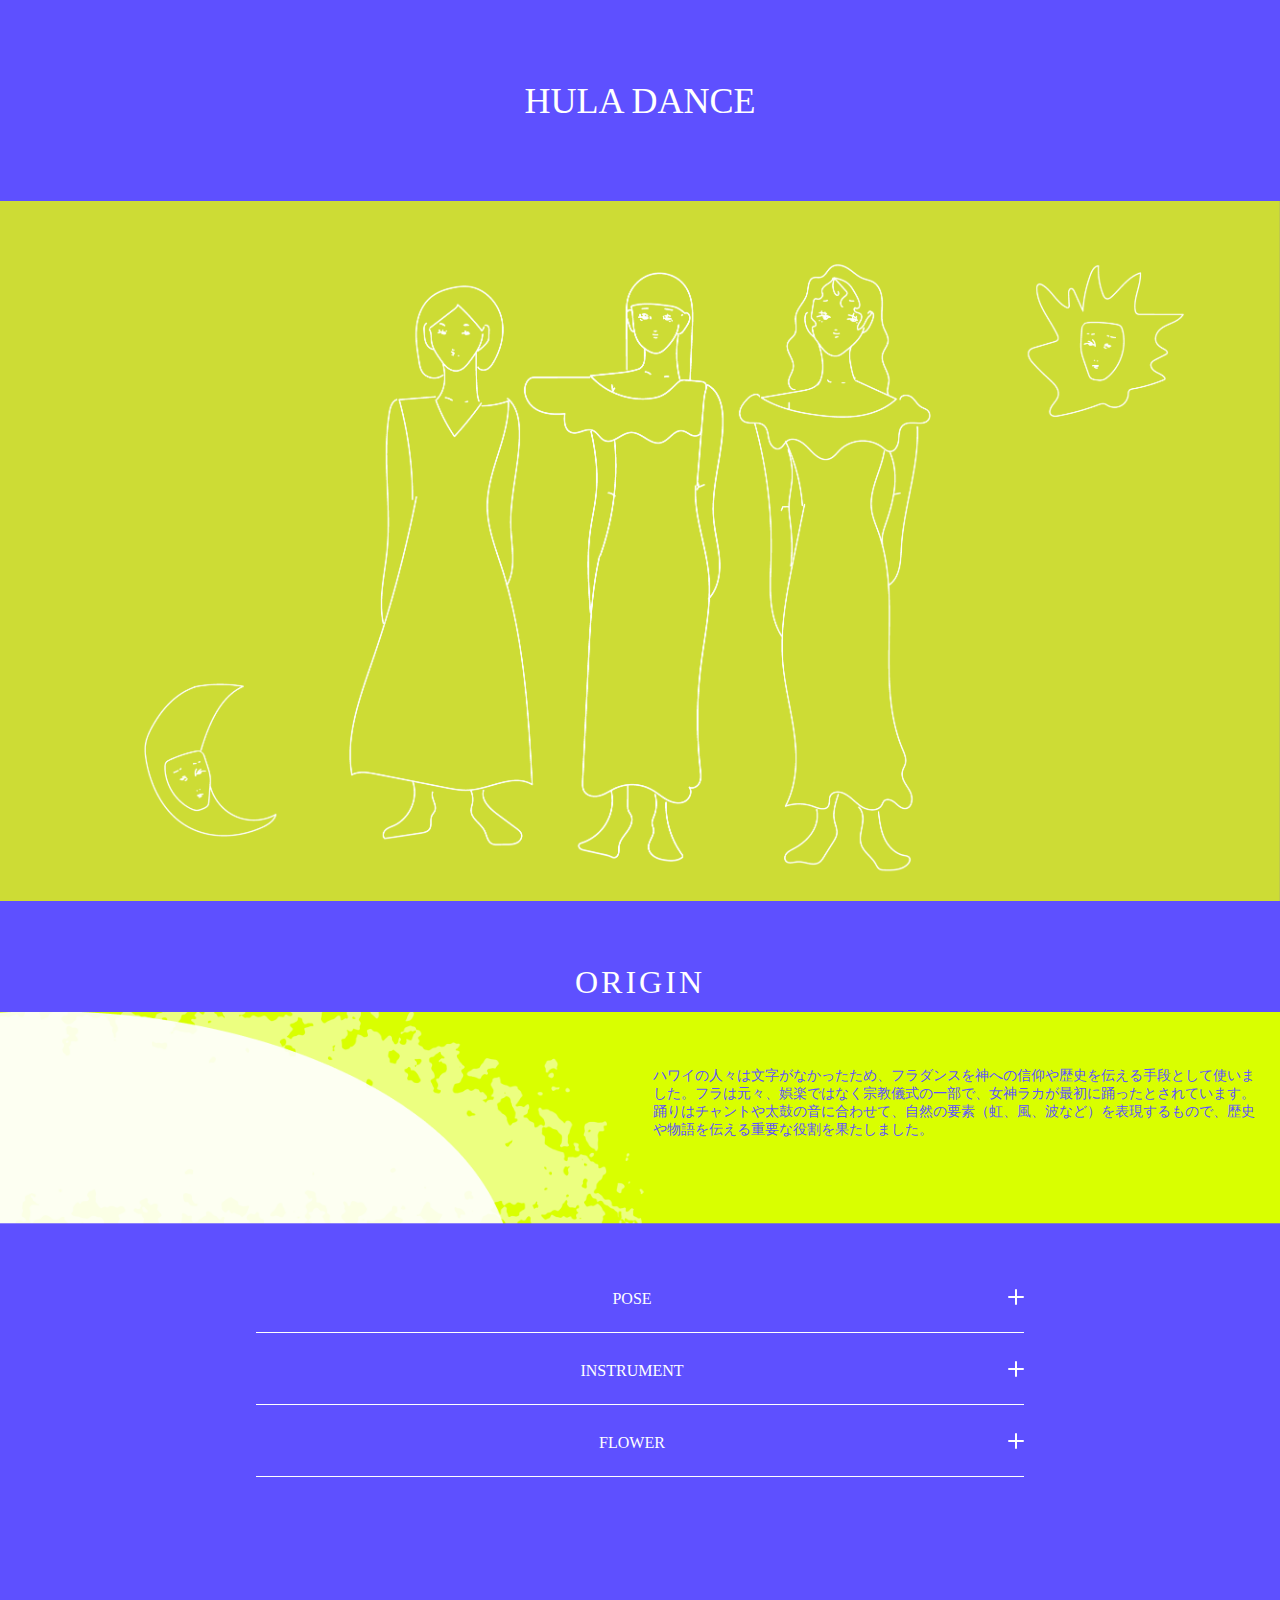
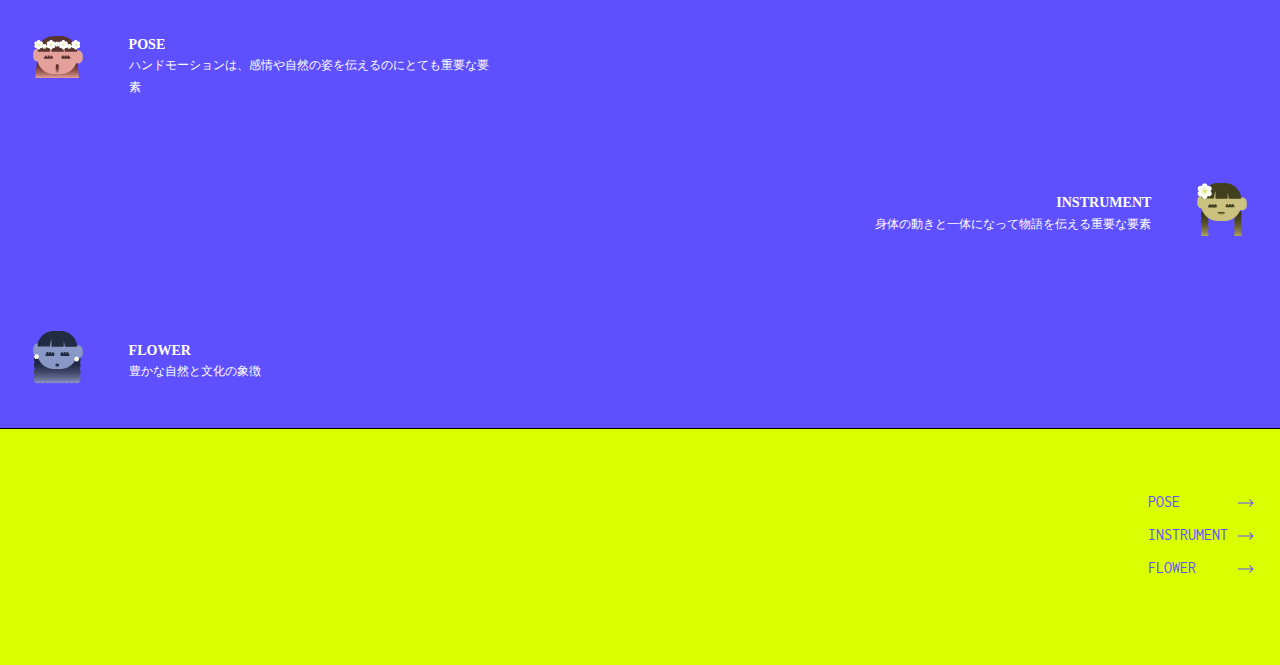
<file: index.html>
<!DOCTYPE html>
<html lang="ja">

<head>
    <meta charset="utf-8">
    <title>HULA DANCE</title>
    <meta name="viewport" content="width=device-width,initial-scale=1.0">
    <meta name="description" content="はじめてフラダンスを知るひとに" />

    <link rel="icon" href="./img/favicon.ico">

    <!-- css -->
    <link rel="stylesheet" href="./css/style.css" />


    <script></script>

</head>

<body>

    <!-- ヘッダー -->
    <header>
        <div class="site-title">HULA DANCE</div>
        <!-- <div class="menu-button">
            <svg xmlns="http://www.w3.org/2000/svg" width="50" height="50" viewBox="0 0 50 50" fill="none">
                <circle cx="25" cy="25" r="24.5" stroke="white" />
                <line x1="14" y1="20.5" x2="36" y2="20.5" stroke="white" />
                <line x1="14" y1="29.5" x2="36" y2="29.5" stroke="white" />
            </svg>
        </div> -->
    </header>

    <div class="container">

        <!-- ファーストビュー -->
        <div class="first-img"><img src='./img/first.png'></div>

        <!-- プロジェクトトップ -->
        <!-- <div class="pj-top">
            <div class="pj-top-content">
                <div class="pj-number">origin</div>
                <div class="pj-txt">ハワイの人々は文字がなかったため、フラダンスを神への信仰や歴史を伝える手段として使いました。フラは元々、娯楽ではなく宗教儀式の一部で、女神ラカが最初に踊ったとされています。踊りはチャントや太鼓の音に合わせて、自然の要素（虹、風、波など）を表現するもので、歴史や物語を伝える重要な役割を果たしました</div> -->
                <!-- moreボタン -->
                <!-- <div class="button-more"> -->
                    <!-- <p>more</p>
                    <div class="link-arrow"><svg xmlns="http://www.w3.org/2000/svg" width="16" height="9"
                            viewBox="0 0 16 9" fill="none">
                            <path
                                d="M15.3536 4.85355C15.5488 4.65829 15.5488 4.34171 15.3536 4.14645L12.1716 0.964467C11.9763 0.769205 11.6597 0.769205 11.4645 0.964467C11.2692 1.15973 11.2692 1.47631 11.4645 1.67157L14.2929 4.5L11.4645 7.32843C11.2692 7.52369 11.2692 7.84027 11.4645 8.03553C11.6597 8.2308 11.9763 8.2308 12.1716 8.03553L15.3536 4.85355ZM-4.37114e-08 5L15 5L15 4L4.37114e-08 4L-4.37114e-08 5Z"
                                fill="black" />
                        </svg> -->
                    </div>
                </div>
            </div>
            <!-- <div class="pj-img"> -->
                <!-- <img src="img/pj-img.png"> -->
            </div>
        </div>

        <!-- プロジェクトリスト -->
        <!-- <div class="pj-list">
            <div class="pj-list-solo">
                <div class="pj-number">PROJECT 02</div>
                <div class="pj-img-solo"></div>
                <div class="pj-txt">Lorem ipsum dolor sit amet, consectetur</div>
                moreボタン
                <div class="button-more">
                    <p>more</p>
                    <div class="link-arrow"><svg xmlns="http://www.w3.org/2000/svg" width="16" height="9"
                            viewBox="0 0 16 9" fill="none">
                            <path
                                d="M15.3536 4.85355C15.5488 4.65829 15.5488 4.34171 15.3536 4.14645L12.1716 0.964467C11.9763 0.769205 11.6597 0.769205 11.4645 0.964467C11.2692 1.15973 11.2692 1.47631 11.4645 1.67157L14.2929 4.5L11.4645 7.32843C11.2692 7.52369 11.2692 7.84027 11.4645 8.03553C11.6597 8.2308 11.9763 8.2308 12.1716 8.03553L15.3536 4.85355ZM-4.37114e-08 5L15 5L15 4L4.37114e-08 4L-4.37114e-08 5Z"
                                fill="black" />
                        </svg>
                    </div>
                </div>
            </div>
            <div class="pj-list-solo">
                <div class="pj-number">PROJECT 02</div>
                <div class="pj-img-solo"></div>
                <div class="pj-txt">Lorem ipsum dolor sit amet, consectetur</div>
                moreボタン
                <div class="button-more">
                    <p>more</p>
                    <div class="link-arrow"><svg xmlns="http://www.w3.org/2000/svg" width="16" height="9"
                            viewBox="0 0 16 9" fill="none">
                            <path
                                d="M15.3536 4.85355C15.5488 4.65829 15.5488 4.34171 15.3536 4.14645L12.1716 0.964467C11.9763 0.769205 11.6597 0.769205 11.4645 0.964467C11.2692 1.15973 11.2692 1.47631 11.4645 1.67157L14.2929 4.5L11.4645 7.32843C11.2692 7.52369 11.2692 7.84027 11.4645 8.03553C11.6597 8.2308 11.9763 8.2308 12.1716 8.03553L15.3536 4.85355ZM-4.37114e-08 5L15 5L15 4L4.37114e-08 4L-4.37114e-08 5Z"
                                fill="black" />
                        </svg>
                    </div>
                </div>
            </div>
            <div class="pj-list-solo">
                <div class="pj-number">PROJECT 02</div>
                <div class="pj-img-solo"></div>
                <div class="pj-txt">Lorem ipsum dolor sit amet, consectetur</div>
                moreボタン -->
                <!-- <div class="button-more">
                    <p>more</p>
                    <div class="link-arrow"><svg xmlns="http://www.w3.org/2000/svg" width="16" height="9"
                            viewBox="0 0 16 9" fill="none">
                            <path
                                d="M15.3536 4.85355C15.5488 4.65829 15.5488 4.34171 15.3536 4.14645L12.1716 0.964467C11.9763 0.769205 11.6597 0.769205 11.4645 0.964467C11.2692 1.15973 11.2692 1.47631 11.4645 1.67157L14.2929 4.5L11.4645 7.32843C11.2692 7.52369 11.2692 7.84027 11.4645 8.03553C11.6597 8.2308 11.9763 8.2308 12.1716 8.03553L15.3536 4.85355ZM-4.37114e-08 5L15 5L15 4L4.37114e-08 4L-4.37114e-08 5Z"
                                fill="black" />
                        </svg>
                    </div>
                </div> -->
            </div>
        </div>

        <div class="sub-title">
            <h3>ORIGIN</h3>
        </div>

        <div class="about_contena">

        <!-- アバウトイメージ -->
        <div class="about-img"><img src='./img/sun_1.1.png'></div>
        <div class="about-txt1">ハワイの人々は文字がなかったため、フラダンスを神への信仰や歴史を伝える手段として使いました。フラは元々、娯楽ではなく宗教儀式の一部で、女神ラカが最初に踊ったとされています。踊りはチャントや太鼓の音に合わせて、自然の要素（虹、風、波など）を表現するもので、歴史や物語を伝える重要な役割を果たしました。
        </div>
        <!-- アバウト -->
        <!-- <div class="about-content">
        
            <div class="about-txt">ハワイの人々は文字がなかったため、フラダンスを神への信仰や歴史を伝える手段として使いました。フラは元々、娯楽ではなく宗教儀式の一部で、女神ラカが最初に踊ったとされています。踊りはチャントや太鼓の音に合わせて、自然の要素（虹、風、波など）を表現するもので、歴史や物語を伝える重要な役割を果たしました。
            </div>
        </div> -->
    </div>

        <!-- ニュース -->
        <div class="sub-title">
            <h3></h3>
        </div>
        <!-- ニュースリスト -->
        <div class="news-list">
            <div class="news-list-solo">
                <a href="./modal.html" class="news-list-content"> 
                  <div class="news-pj-number"></div>
                  <div class="pj-title">POSE</div>
                  <div class="link-arrow">
                    <svg xmlns="http://www.w3.org/2000/svg" width="16" height="16" viewBox="0 0 16 16" fill="none">
                      <path d="M8 1V15M1 8H15" stroke="white" stroke-width="2" stroke-linecap="round"/>
                    </svg>
                  </div>
                </a>
              </div>

              <div class="news-list-solo">
                <a href="./modal 2.html" class="news-list-content"> 
                  <div class="news-pj-number"></div>
                  <div class="pj-title">INSTRUMENT</div>
                  <div class="link-arrow">
                    <svg xmlns="http://www.w3.org/2000/svg" width="16" height="16" viewBox="0 0 16 16" fill="none">
                      <path d="M8 1V15M1 8H15" stroke="white" stroke-width="2" stroke-linecap="round"/>
                    </svg>
                  </div>
                </a>
              </div>
              
              <div class="news-list-solo">
                <a href="./modal 3.html" class="news-list-content"> 
                  <div class="news-pj-number"></div>
                  <div class="pj-title">FLOWER</div>
                  <div class="link-arrow">
                    <svg xmlns="http://www.w3.org/2000/svg" width="16" height="16" viewBox="0 0 16 16" fill="none">
                      <path d="M8 1V15M1 8H15" stroke="white" stroke-width="2" stroke-linecap="round"/>
                    </svg>
                  </div>
                </a>
              </div>
              
        </div>

        <!-- アバウトリスト -->
        <div class="about-list">
            <div class="about-list_more">
                <div class="about-number"><img src='./img/web_3.png'></div>
                <div class="about-txt">
                    <h3>POSE</h3>
                    ハンドモーションは、感情や自然の姿を伝えるのにとても重要な要素
                </div>
            </div>
            <div class="about-list_more">
                <div class="about-number"><img src='./img/web_2.png'></div>
                <div class="about-txt">
                    <h3>INSTRUMENT</h3>
                身体の動きと一体になって物語を伝える重要な要素
                </div>
            </div>
            <div class="about-list_more">
                <div class="about-number"><img src='./img/web_1.png'></div>
                <div class="about-txt">
                    <h3>FLOWER</h3>
                   豊かな自然と文化の象徴
                </div>
            </div>
        </div>

        <!-- フッター -->
        <footer>
            <!-- フッターの左側 -->
            <div class="footer-left">
                <div class="footer-ttile"></div>
                 <div class="footer-txt"></div>
                <!-- フッターメニュー -->
                <div class="footer-menu">
                    <a href="#"></a>
                    <a href="#"></a>
                    <a href="#"></a>
                </div>
            </div>

            <div class="footer-right">
                <div class="sns-link">
                    <a href="modal.html">
                      <span class="sns-text">POSE</span>
                      <span class="sns-name"></span>
                      <span class="link-arrow">
                        <svg xmlns="http://www.w3.org/2000/svg" width="16" height="8" viewBox="0 0 16 8" fill="none">
                          <path
                            d="M15.3536 4.35355C15.5488 4.15829 15.5488 3.84171 15.3536 3.64645L12.1716 0.464467C11.9763 0.269205 11.6597 0.269205 11.4645 0.464467C11.2692 0.659729 11.2692 0.976312 11.4645 1.17157L14.2929 4L11.4645 6.82843C11.2692 7.02369 11.2692 7.34027 11.4645 7.53553C11.6597 7.7308 11.9763 7.7308 12.1716 7.53553L15.3536 4.35355ZM0 4.5H15V3.5H0V4.5Z"
                            fill="black" />
                        </svg>
                      </span>
                    </a>
                </div>

                <div class="sns-link">
                    <a href="modal 2.html">
                      <span class="sns-text">INSTRUMENT</span>
                      <span class="sns-name"></span>
                      <span class="link-arrow">
                        <svg xmlns="http://www.w3.org/2000/svg" width="16" height="8" viewBox="0 0 16 8" fill="none">
                          <path
                            d="M15.3536 4.35355C15.5488 4.15829 15.5488 3.84171 15.3536 3.64645L12.1716 0.464467C11.9763 0.269205 11.6597 0.269205 11.4645 0.464467C11.2692 0.659729 11.2692 0.976312 11.4645 1.17157L14.2929 4L11.4645 6.82843C11.2692 7.02369 11.2692 7.34027 11.4645 7.53553C11.6597 7.7308 11.9763 7.7308 12.1716 7.53553L15.3536 4.35355ZM0 4.5H15V3.5H0V4.5Z"
                            fill="black" />
                        </svg>
                      </span>
                    </a>
                </div>

                 <div class="sns-link">
                    <a href="modal 3.html">
                      <span class="sns-text">FLOWER</span>
                      <span class="sns-name"></span>
                      <span class="link-arrow">
                        <svg xmlns="http://www.w3.org/2000/svg" width="16" height="8" viewBox="0 0 16 8" fill="none">
                          <path
                            d="M15.3536 4.35355C15.5488 4.15829 15.5488 3.84171 15.3536 3.64645L12.1716 0.464467C11.9763 0.269205 11.6597 0.269205 11.4645 0.464467C11.2692 0.659729 11.2692 0.976312 11.4645 1.17157L14.2929 4L11.4645 6.82843C11.2692 7.02369 11.2692 7.34027 11.4645 7.53553C11.6597 7.7308 11.9763 7.7308 12.1716 7.53553L15.3536 4.35355ZM0 4.5H15V3.5H0V4.5Z"
                            fill="black" />
                        </svg>
                      </span>
                    </a>
                </div>
       
            </div>
        </footer>

    </div>


</body>

</html>
</file>
<file: css/style.css>
@charset "UTF-8";
@import url('https://fonts.googleapis.com/css2?family=Inconsolata:wght@200..900&display=swap');

* {
    margin: 0;
    padding: 0;
    border: 0;
    outline: 0;
    background-color: transparent;
    text-decoration: none;
    list-style: none;
}

body {
    background: #5E50FF;
}

html {
    font-family: "Inconsolata", monospace;
}

header {
    display: flex;
    align-items: center;
    flex-shrink: 0;
    margin: 4% 2% 0 2%;
}

header {
    position: relative;
    height: 100px; /* 必要に応じて高さ調整 */
  }

  /* .menu-button {
    position: absolute;
    right: 20px;
    top: 50%;
    transform: translateY(-50%);
  } */

  .site-title {
    position: absolute;
    left: 50%;
    transform: translateX(-50%);
    color: white;
    font-size: 24px;
    top: 50%;
    transform: translate(-50%, -50%); /* 横・縦 中央に */
  }
  

.site-title {
    color: rgb(255, 255, 255);
    font-family: Ligconsolata;
    font-size: 36px;
    font-style: normal;
    font-weight: 400;
}

/* .menu-button {
    width: 50px;
    height: 50px;
    flex-shrink: 0;
} */

.container {
    margin: 0 10%;
    align-items: center;
}

.first-img {
    width: 100vw;
    margin: calc(50% - 50vw);
    margin-top: 50px;
    margin-bottom: 50px;
}

.first-img img {
    width: 100%;
    object-fit: cover;
}

.pj-top {
    display: flex;
    align-items: flex-start;
    gap: 118px;
}

.pj-top-content {
    display: flex;
    flex-direction: column;
    align-items: flex-start;
    gap: 32px;
}

.pj-number {
    display: flex;
    justify-content: center;
    align-items: center;
    gap: 10px;
    color: rgb(255, 255, 255);
    font-size: 32px;
}

.pj-txt {
    color: #5E50FF;
    font-family: Ligconsolata;
    font-size: 16px;
    font-style: normal;
    font-weight: 400;
    line-height: 180%;
    background-color: #D9FF00;
    /* 36px */
}

/* .button-more {
    display: flex;
    width: 157px;
    padding: 10px 30px;
    justify-content: center;
    align-items: center;
    gap: 10px;
    border-radius: 30px;
    border: 1px solid #000;
} */

.link-arrow {}

.pj-img {
    display: flex;
    justify-content: flex-end;
    height: 450px;
    width: 100vw;
    margin-right: calc(50% - 50vw);
}

.pj-img img {
    width: 100%;
    object-fit: cover;
}

.pj-list {
    display: flex;
    align-items: flex-start;
    align-content: flex-start;
    gap: 32px 16px;
    flex-wrap: wrap;
    margin-top: 90px;
}

.pj-list-solo {
    display: flex;
    min-width: 300px;
    flex-direction: column;
    align-items: flex-start;
    gap: 25px;
    width: calc((100% - 16px) / 2);
}

.pj-img-solo {
    width: 100%;
    height: 300px;
    background: #D9D9D9;
}


.sub-title{
  text-align: center;
}

.about_contena {
    position: relative;
}

.about-txt1 {
    position: absolute;
    font-size: 12px; 
    bottom: 35%;
    left: 50%;
    margin: 1%;
    color: #5E50FF;
    font-family: Source Han Code JP;
}

@media screen and (max-width:820px) {
    .about-txt1{
        font-size: 9px; 
        /* top: 22%; */
    }
}

@media screen and (max-width:960px) {
    .about-txt1{
        font-size: 11px; 
        /* top: 20%; */
    }
}


@media screen and (min-width:1250px) {
    .about-txt1{
        font-size: 14px; 
        /* top: 40%; */
    }
}

@media screen and (min-width:1480px) {
    .about-txt1{
        font-size: 16px; 
        /* top: 40%; */
    }
}

.about-img {
    width: 100vw;
    margin: calc(50% - 50vw);
    margin-top: 0px;
    margin-bottom: 50px;
}

.about-img img {
    width: 100%;
    object-fit: cover;
}


.about-content {
    display: inline-block;
    max-width: 50%;
    align-items: flex-start;
    gap: 118px;
    margin-bottom: 244px;
}

.about-content {
    display: flex;
    justify-content: center;
    background-color: #D9FF00;
    color: #5E50FF;
}



.sub-title h3 {
    color: rgb(255, 255, 255);
    font-family: Ligconsolata;
    font-size: 32px;
    font-style: normal;
    font-weight: 400;
    line-height: 180%;
    letter-spacing: 3px;
}

.about-txt {
    color: rgb(255, 255, 255);
    font-family: Source Han Code JP;
    font-size: 12px;
    font-style: normal;
    font-weight: 400;
    line-height: 180%;
}

.about-list {
    display: flex;
    flex-direction: column;
    align-items: flex-start;
    gap: 65px;
    margin-top: 122px;
    padding: 2%;
}

.about-list_more {
    display: flex;
    align-items: center;
    gap: 39px;
    align-self: stretch;
}

.about-number {
    font-size: 32px;
    line-height: 180%;
    align-items: center;
}

.about-list_more .about-txt {
    width: 30%;
    font-family: Source Han Code JP;
}

.about-list_more .about-txt h3{
    font-family: Ligconsolata;

}

.about-list_more:nth-child(2) {
    flex-direction: row-reverse;
    text-align: end;
}

.news-list {
    display: flex;
    flex-direction: column;
    align-items: flex-start;
    gap: 16px;
    margin-top: 45px;
    width: 60%;
    margin: 0 auto;
}

.news-list-solo {
    justify-content: space-between;
    align-items: center;
    align-self: stretch;
    border-bottom: 1px solid rgb(255, 255, 255);
    padding-bottom: 24px;
    padding-top: 12px;
}

.news-list-content {
    display: flex;
    justify-content: space-between;
    align-items: center;
    align-self: stretch;
}

.news-pj-number {
    color: #ffffff;
    font-family: Ligconsolata;
}

.pj-title {
    color: #ffffff;
    font-family: Ligconsolata;
}

footer {
    display: flex;
    justify-content: space-between;
    border-top: 1px solid #000;
    padding-top: 64px;
    padding-right: 2%;
    background-color: #D9FF00;
    
}

.footer-left {
    display: flex;
    flex-direction: column;
    align-items: flex-start;
    gap: 86px;
}

.footer-ttile {
    color: #000;
    font-family: Ligconsolata;
    font-size: 20px;
    font-style: normal;
    font-weight: 400;
    line-height: normal;

}

.footer-txt {
    align-self: stretch;
    color:  #ffffff;
    font-family: Ligconsolata;
    font-size: 20px;
    font-style: normal;
    font-weight: 400;
    line-height: 180%;
}



.footer-menu {
    display: flex;
    align-items: center;
    gap: 32px;
    align-self: stretch;
}

.footer-right {
    display: flex;
    flex-direction: column;
    align-items: flex-start;
    gap: 16px;
}

.sns-link {
    width: 100%;
}

.sns-link a {
    display: flex;
    justify-content: space-between;
    align-items: center;
    align-self: stretch;
    gap: 5px;
}

.sns-link a:hover {
   background-color: rgba(255, 255, 255, 0.5);
   box-shadow: 0 2px 8px rgba(0, 0, 0, 0.1);
  }

.sns-name {
    color: rgb(0, 0, 0);
    font-family: Ligconsolata;
    font-size: 15px;
    font-style: normal;
    font-weight: 400;
    line-height: 180%;
    /* 27px */
}

.sns-text{
    color: #5E50FF;
}

.sns-link a svg path {
    fill:  #5E50FF;
  }
  
  .sns-link a:hover svg path {
background-color: rgba(255, 255, 255, 0.5);
   box-shadow: 0 2px 8px rgba(0, 0, 0, 0.1);
  }
</file>
